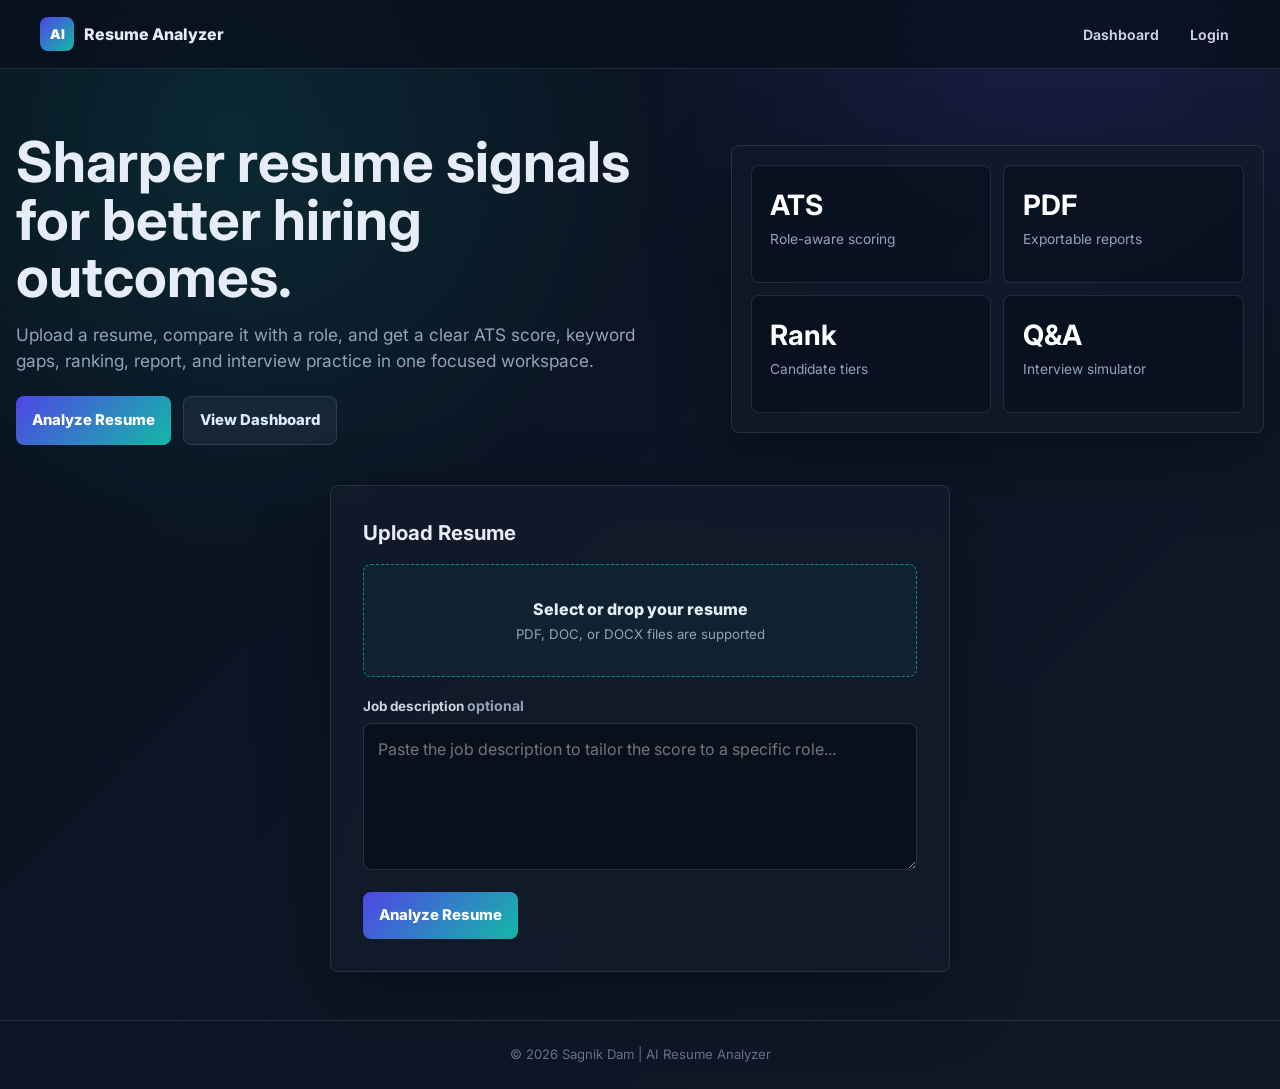
<file: frontend/index.html>
﻿<!DOCTYPE html>
<html lang="en">
<head>
  <meta charset="UTF-8"/>
  <meta name="viewport" content="width=device-width, initial-scale=1.0"/>
  <title>AI Resume Analyzer</title>
  <meta name="description" content="Analyze your resume with AI. Get ATS score, ranking, interview practice, and recommendations."/>
  <link rel="preconnect" href="https://fonts.googleapis.com">
  <link rel="preconnect" href="https://fonts.gstatic.com" crossorigin>
  <link href="https://fonts.googleapis.com/css2?family=Inter:wght@400;500;650;700;800;900&display=swap" rel="stylesheet">
  <link rel="stylesheet" href="style.css"/>
</head>
<body>
<nav class="navbar">
  <div class="brand"><span class="brand-mark">AI</span><span>Resume Analyzer</span></div>
  <div class="nav-links">
    <span id="navUser" class="nav-pill" style="display:none;"></span>
    <a href="history.html">Dashboard</a>
    <a href="login.html" id="navLogin">Login</a>
    <a href="#" id="navLogout" style="display:none;" onclick="logout()">Logout</a>
  </div>
</nav>

<section class="hero">
  <div>
    <h1>Sharper resume signals for better hiring outcomes.</h1>
    <p>Upload a resume, compare it with a role, and get a clear ATS score, keyword gaps, ranking, report, and interview practice in one focused workspace.</p>
    <div class="hero-actions">
      <a class="btn btn-primary" href="#analyzer">Analyze Resume</a>
      <a class="btn btn-secondary" href="history.html">View Dashboard</a>
    </div>
  </div>
  <div class="hero-panel" aria-label="Product highlights">
    <div class="metric-grid">
      <div class="metric"><strong>ATS</strong><span>Role-aware scoring</span></div>
      <div class="metric"><strong>PDF</strong><span>Exportable reports</span></div>
      <div class="metric"><strong>Rank</strong><span>Candidate tiers</span></div>
      <div class="metric"><strong>Q&A</strong><span>Interview simulator</span></div>
    </div>
  </div>
</section>

<main class="container" id="analyzer">
  <div class="card">
    <h2>Upload Resume</h2>

    <div id="dropZone" class="drop-zone" tabindex="0" role="button" aria-label="Upload resume">
      <p>Select or drop your resume</p>
      <span>PDF, DOC, or DOCX files are supported</span>
    </div>
    <input type="file" id="resumeInput" accept=".pdf,.doc,.docx" hidden/>

    <div class="field" style="margin-top:1.1rem;">
      <label class="form-label" for="jobDesc">Job description <span class="subtle">optional</span></label>
      <textarea id="jobDesc" rows="5" placeholder="Paste the job description to tailor the score to a specific role..."></textarea>
    </div>

    <button id="analyzeBtn" type="button">Analyze Resume</button>
    <p id="loading" class="loading" style="display:none;">Analyzing your resume...</p>
    <div id="result"></div>
  </div>
</main>

<footer>© 2026 Sagnik Dam | AI Resume Analyzer</footer>
<script src="auth.js"></script>
<script src="app.js"></script>
</body>
</html>
</file>
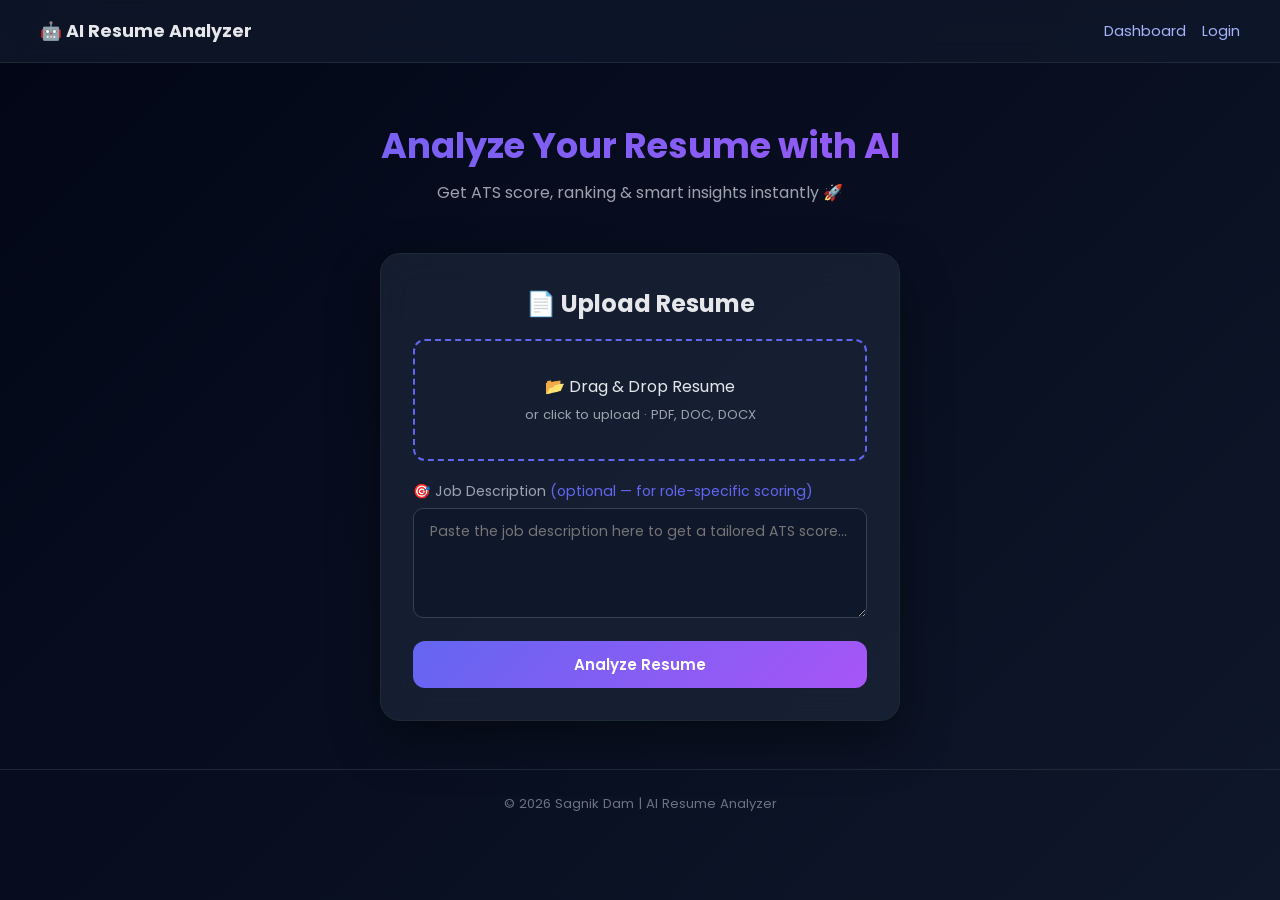
<file: frontend/frontend_backup_20260501_230155/index.html>
<!DOCTYPE html>
<html lang="en">
<head>
  <meta charset="UTF-8"/>
  <meta name="viewport" content="width=device-width, initial-scale=1.0"/>
  <title>AI Resume Analyzer</title>
  <meta name="description" content="Analyze your resume with AI. Get ATS score, ranking, and smart recommendations instantly."/>
  <link rel="stylesheet" href="style.css"/>
  <link href="https://fonts.googleapis.com/css2?family=Poppins:wght@300;500;700&display=swap" rel="stylesheet"/>
</head>
<body>

<!-- ── Navbar ─────────────────────────────────────────────────────────────── -->
<nav class="navbar">
  <h2>🤖 AI Resume Analyzer</h2>
  <div style="display:flex;align-items:center;gap:1rem;">
    <span id="navUser" style="color:#a5b4fc;display:none;"></span>
    <a href="history.html">Dashboard</a>
    <a href="login.html"   id="navLogin">Login</a>
    <a href="#"            id="navLogout" style="display:none;" onclick="logout()">Logout</a>
  </div>
</nav>

<!-- ── Hero ───────────────────────────────────────────────────────────────── -->
<section class="hero">
  <h1>Analyze Your Resume with AI</h1>
  <p>Get ATS score, ranking &amp; smart insights instantly 🚀</p>
</section>

<!-- ── Main card ──────────────────────────────────────────────────────────── -->
<main class="container">
  <div class="card" style="width:520px;max-width:100%;">

    <h2>📄 Upload Resume</h2>

    <!-- Drop zone -->
    <div id="dropZone" class="drop-zone" tabindex="0">
      <p>📂 Drag &amp; Drop Resume</p>
      <span>or click to upload · PDF, DOC, DOCX</span>
    </div>
    <input type="file" id="resumeInput" accept=".pdf,.doc,.docx" hidden/>

    <!-- Job description -->
    <div style="margin-top:1.25rem;text-align:left;">
      <label style="font-size:0.88rem;color:#9ca3af;display:block;margin-bottom:6px;">
        🎯 Job Description <span style="color:#6366f1;">(optional — for role-specific scoring)</span>
      </label>
      <textarea id="jobDesc" rows="4" placeholder="Paste the job description here to get a tailored ATS score..." style="
        width:100%; padding:0.75rem 1rem;
        background:#0f172a; border:1px solid #374151;
        border-radius:10px; color:#e5e7eb;
        font-size:0.88rem; resize:vertical;
        font-family:inherit; outline:none;
        transition:border 0.2s;
      " onfocus="this.style.borderColor='#6366f1'" onblur="this.style.borderColor='#374151'"></textarea>
    </div>

    <button id="analyzeBtn" style="margin-top:1rem;">Analyze Resume</button>

    <p id="loading" class="loading" style="display:none;">⏳ Analyzing your resume...</p>

    <div id="result"></div>
  </div>
</main>

<footer>© 2026 Sagnik Dam | AI Resume Analyzer</footer>

<script src="auth.js"></script>
<script src="app.js"></script>

</body>
</html>
</file>
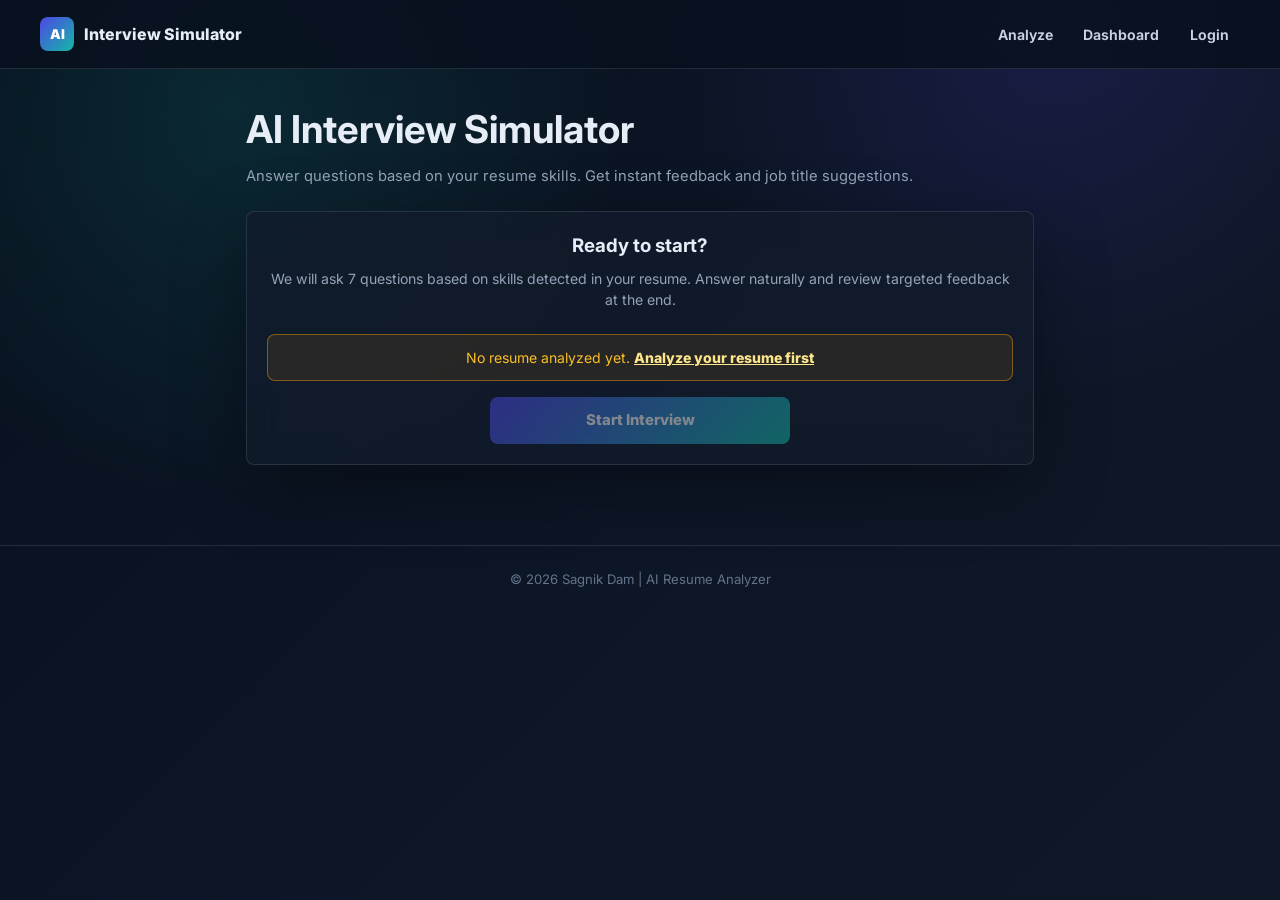
<file: frontend/interview.html>
﻿<!DOCTYPE html>
<html lang="en">
<head>
  <meta charset="UTF-8"/>
  <meta name="viewport" content="width=device-width, initial-scale=1.0"/>
  <title>Interview · AI Resume Analyzer</title>
  <link rel="preconnect" href="https://fonts.googleapis.com">
  <link rel="preconnect" href="https://fonts.gstatic.com" crossorigin>
  <link href="https://fonts.googleapis.com/css2?family=Inter:wght@400;500;650;700;800;900&display=swap" rel="stylesheet">
  <link rel="stylesheet" href="style.css"/>
</head>
<body>
<nav class="navbar">
  <div class="brand"><span class="brand-mark">AI</span><span>Interview Simulator</span></div>
  <div class="nav-links">
    <span id="navUser" class="nav-pill" style="display:none;"></span>
    <a href="index.html">Analyze</a>
    <a href="history.html">Dashboard</a>
    <a href="login.html" id="navLogin">Login</a>
    <a href="#" id="navLogout" style="display:none;" onclick="logout()">Logout</a>
  </div>
</nav>

<div class="interview-wrap">
  <div id="startPanel">
    <h1 class="page-title">AI Interview Simulator</h1>
    <p class="page-sub">Answer questions based on your resume skills. Get instant feedback and job title suggestions.</p>

    <div class="q-card" style="text-align:center;">
      <h3 style="margin-bottom:0.5rem;">Ready to start?</h3>
      <p class="subtle" style="margin-bottom:1.5rem;">We will ask 7 questions based on skills detected in your resume. Answer naturally and review targeted feedback at the end.</p>
      <div id="noResumeMsg" class="notice" style="display:none;color:#fbbf24;border-color:rgba(245,158,11,0.45);background:rgba(245,158,11,0.1);">
        No resume analyzed yet. <a href="index.html" style="color:#fde68a;font-weight:800;">Analyze your resume first</a>
      </div>
      <button id="startBtn" class="btn-primary" style="width:100%;max-width:300px;">Start Interview</button>
    </div>
  </div>

  <div id="loadingPanel" style="display:none;">
    <div class="spinner"></div>
    <p id="loadingMsg">Loading questions...</p>
  </div>

  <div id="questionsPanel" style="display:none;">
    <h1 class="page-title">Interview Questions</h1>
    <p class="page-sub" id="qSubtitle">Answer each question in your own words.</p>
    <div class="q-progress" id="qProgress"></div>
    <div id="questionArea"></div>
    <div class="q-nav">
      <button class="btn-sec" id="prevBtn" onclick="prevQ()">Previous</button>
      <button class="btn-primary" id="nextBtn" onclick="nextQ()">Next</button>
    </div>
  </div>

  <div id="resultsPanel" style="display:none;">
    <div class="results-header">
      <h1 class="page-title">Your Results</h1>
      <div class="big-score" id="bigScore">--</div>
      <div class="level-badge" id="levelBadge">--</div>
    </div>

    <div style="margin-bottom:2rem;">
      <h3 style="margin-bottom:0.5rem;">Suggested Job Titles</h3>
      <p class="subtle" style="margin-bottom:1rem;">Based on your resume skills and interview performance.</p>
      <div class="job-grid" id="jobGrid"></div>
    </div>

    <h3 style="margin-bottom:1rem;">Question Breakdown</h3>
    <div id="resultsBreakdown"></div>

    <div class="btn-row" style="margin-top:1.5rem;">
      <button class="btn-sec" onclick="retryInterview()">Retry Interview</button>
      <button class="btn-primary" onclick="window.location.href='index.html'">New Resume</button>
    </div>
  </div>
</div>

<footer>© 2026 Sagnik Dam | AI Resume Analyzer</footer>
<script src="auth.js"></script>
<script>
  updateNav();

  let questions = [];
  let answers = {};
  let currentQ = 0;
  let resumeData = null;

  const escapeHtml = value => String(value ?? "").replace(/[&<>'"]/g, ch => ({
    "&": "&amp;", "<": "&lt;", ">": "&gt;", "'": "&#39;", '"': "&quot;"
  }[ch]));

  window.onload = () => {
    resumeData = JSON.parse(sessionStorage.getItem("lastAnalysis") || "null");
    if (!resumeData || !resumeData.keywords || !resumeData.keywords.length) {
      document.getElementById("noResumeMsg").style.display = "block";
      document.getElementById("startBtn").disabled = true;
    }
  };

  document.getElementById("startBtn").onclick = () => loadQuestions();

  async function loadQuestions() {
    showPanel("loadingPanel");
    document.getElementById("loadingMsg").textContent = "Generating questions from your resume...";

    try {
      const res = await fetch(`${API}/api/interview/questions`, {
        method: "POST",
        headers: { "Content-Type": "application/json" },
        body: JSON.stringify({
          resume_id: resumeData.resume_id,
          matched_skills: resumeData.keywords || [],
        })
      });
      const data = await res.json();
      if (!res.ok) throw new Error(data.error || "Failed to load questions");

      questions = data.full || [];
      currentQ = 0;
      answers = {};
      renderQuestions();
      showPanel("questionsPanel");
    } catch (e) {
      alert("Error loading questions: " + e.message);
      showPanel("startPanel");
    }
  }

  function renderQuestions() {
    const q = questions[currentQ];
    const progress = document.getElementById("qProgress");
    progress.innerHTML = questions.map((_, i) => `
      <div class="q-dot ${i === currentQ ? "active" : answers[i] ? "answered" : ""}"></div>
    `).join("");

    document.getElementById("qSubtitle").textContent = `Question ${currentQ + 1} of ${questions.length}`;
    document.getElementById("questionArea").innerHTML = `
      <div class="q-card">
        <div class="q-meta">
          <span class="q-num">Q${currentQ + 1}</span>
          <span class="q-skill">${escapeHtml(q.skill || "general")}</span>
        </div>
        <p class="q-text">${escapeHtml(q.q)}</p>
        <textarea class="q-textarea" id="answerBox" placeholder="Type your answer here..." oninput="updateCharCount(this)">${escapeHtml(answers[currentQ] || "")}</textarea>
        <div class="char-count" id="charCount">${(answers[currentQ] || "").split(" ").filter(Boolean).length} words</div>
      </div>
    `;

    document.getElementById("prevBtn").disabled = currentQ === 0;
    const isLast = currentQ === questions.length - 1;
    document.getElementById("nextBtn").textContent = isLast ? "Submit Answers" : "Next";
    document.getElementById("nextBtn").style.background = isLast
      ? "linear-gradient(135deg,#0f766e,#14b8a6)"
      : "linear-gradient(135deg,#4f46e5,#14b8a6)";
  }

  function updateCharCount(el) {
    const words = el.value.split(" ").filter(Boolean).length;
    document.getElementById("charCount").textContent = `${words} words`;
  }

  function saveCurrentAnswer() {
    const box = document.getElementById("answerBox");
    if (box) answers[currentQ] = box.value.trim();
  }

  function nextQ() {
    saveCurrentAnswer();
    if (currentQ < questions.length - 1) {
      currentQ++;
      renderQuestions();
    } else {
      submitInterview();
    }
  }

  function prevQ() {
    saveCurrentAnswer();
    if (currentQ > 0) {
      currentQ--;
      renderQuestions();
    }
  }

  async function submitInterview() {
    const unanswered = questions.filter((_, i) => !answers[i] || !answers[i].trim());
    if (unanswered.length > 0) {
      const go = confirm(`You have ${unanswered.length} unanswered question(s). Submit anyway?`);
      if (!go) return;
    }

    showPanel("loadingPanel");
    document.getElementById("loadingMsg").textContent = "Evaluating your answers...";

    const headers = { "Content-Type": "application/json" };
    if (isLoggedIn()) headers["Authorization"] = `Bearer ${getToken()}`;

    try {
      const res = await fetch(`${API}/api/interview/submit`, {
        method: "POST",
        headers,
        body: JSON.stringify({
          resume_id: resumeData?.resume_id,
          ats_score: resumeData?.score || 0,
          matched_skills: resumeData?.keywords || [],
          questions,
          answers,
        })
      });
      const data = await res.json();
      if (!res.ok) throw new Error(data.error || "Submission failed");

      renderResults(data);
      showPanel("resultsPanel");
    } catch (e) {
      alert("Error submitting: " + e.message);
      showPanel("questionsPanel");
    }
  }

  function renderResults(data) {
    const score = Number(data.overall_score ?? 0);
    const color = score >= 70 ? "#22c55e" : score >= 45 ? "#f59e0b" : "#ef4444";
    const circle = document.getElementById("bigScore");
    circle.textContent = score;
    circle.style.color = color;
    circle.style.borderColor = color;
    document.getElementById("levelBadge").textContent = data.level || "--";

    const jobGrid = document.getElementById("jobGrid");
    const jobs = data.job_suggestions || [];
    if (jobs.length) {
      jobGrid.innerHTML = jobs.map((j, idx) => `
        <div class="job-card ${idx === 0 ? "top-pick" : ""}">
          ${idx === 0 ? '<div style="font-size:0.72rem;color:#22c55e;margin-bottom:4px;font-weight:800;">Best Match</div>' : ""}
          <div class="job-title">${escapeHtml(j.title)}</div>
          <div class="job-match-bar"><div class="job-match-fill" style="width:${Number(j.match) || 0}%"></div></div>
          <div class="job-match-pct">${escapeHtml(j.match)}% match · ${escapeHtml(j.required_found)}/${escapeHtml(j.required_total)} core skills</div>
          ${j.missing_skills?.length ? `<div class="job-missing">Learn: ${j.missing_skills.map(escapeHtml).join(", ")}</div>` : ""}
        </div>
      `).join("");
    } else {
      jobGrid.innerHTML = `<p class="subtle">Upload a resume with more skills for job suggestions.</p>`;
    }

    const breakdown = document.getElementById("resultsBreakdown");
    const results = data.results || [];
    breakdown.innerHTML = results.map(r => {
      const cls = r.score >= 70 ? "pass" : r.score >= 40 ? "warn" : "fail";
      const pill = r.score >= 70 ? "pill-pass" : r.score >= 40 ? "pill-warn" : "pill-fail";
      const yourAns = answers[r.id] || "(no answer)";
      return `
        <div class="result-q-card ${cls}">
          <div style="display:flex;align-items:center;justify-content:space-between;flex-wrap:wrap;gap:0.5rem;">
            <div>
              <span class="subtle" style="font-size:0.78rem;">Q${Number(r.id) + 1} · ${escapeHtml(r.skill)}</span>
              <p style="font-size:0.92rem;font-weight:700;margin-top:2px;">${escapeHtml(r.question)}</p>
            </div>
            <span class="result-score-pill ${pill}">${escapeHtml(r.score)}/100</span>
          </div>
          <p class="your-answer">Your answer: "${escapeHtml(yourAns.slice(0, 120))}${yourAns.length > 120 ? "..." : ""}"</p>
          <p style="font-size:0.85rem;color:#cbd5e1;margin-top:6px;">${escapeHtml(r.feedback)}</p>
          <div class="ideal-box"><strong style="color:#99f6e4;font-size:0.78rem;">IDEAL ANSWER:</strong><br/>${escapeHtml(r.ideal)}</div>
        </div>
      `;
    }).join("");
  }

  function retryInterview() {
    answers = {};
    currentQ = 0;
    showPanel("startPanel");
  }

  function showPanel(id) {
    ["startPanel", "loadingPanel", "questionsPanel", "resultsPanel"].forEach(p => {
      document.getElementById(p).style.display = p === id ? "block" : "none";
    });
  }
</script>
</body>
</html>
</file>
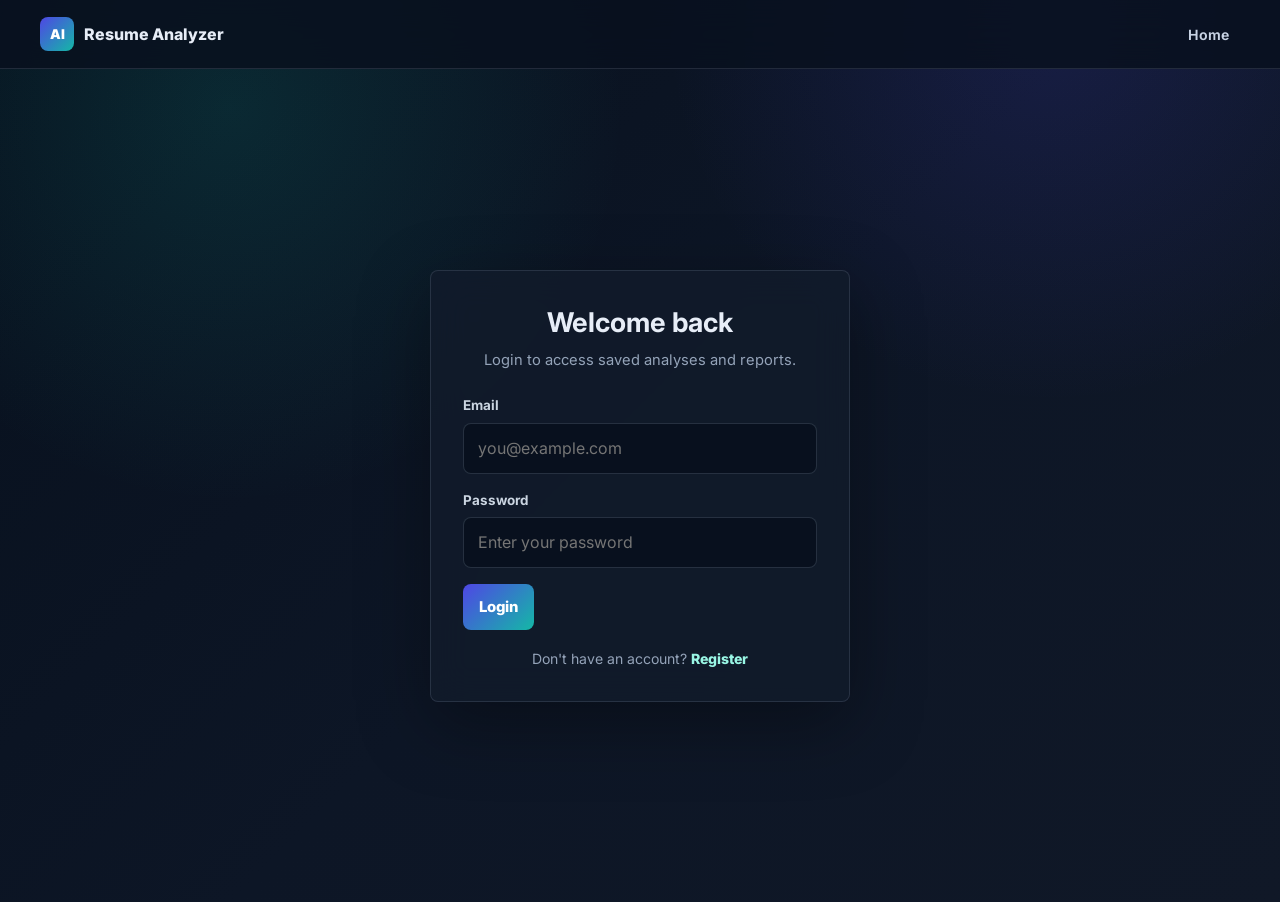
<file: frontend/login.html>
﻿<!DOCTYPE html>
<html lang="en">
<head>
  <meta charset="UTF-8"/>
  <meta name="viewport" content="width=device-width, initial-scale=1.0"/>
  <title>Login · AI Resume Analyzer</title>
  <link rel="preconnect" href="https://fonts.googleapis.com">
  <link rel="preconnect" href="https://fonts.gstatic.com" crossorigin>
  <link href="https://fonts.googleapis.com/css2?family=Inter:wght@400;500;650;700;800;900&display=swap" rel="stylesheet">
  <link rel="stylesheet" href="style.css"/>
</head>
<body>
  <nav class="navbar">
    <div class="brand"><span class="brand-mark">AI</span><span>Resume Analyzer</span></div>
    <div class="nav-links"><a href="index.html">Home</a></div>
  </nav>

  <div class="auth-wrap">
    <div class="auth-card">
      <h1>Welcome back</h1>
      <p class="sub">Login to access saved analyses and reports.</p>
      <div class="err-msg" id="errMsg"></div>

      <div class="field">
        <label for="email">Email</label>
        <input type="email" id="email" placeholder="you@example.com" autocomplete="email"/>
      </div>
      <div class="field">
        <label for="password">Password</label>
        <input type="password" id="password" placeholder="Enter your password" autocomplete="current-password"/>
      </div>

      <button id="loginBtn" type="button">Login</button>
      <div class="auth-link">Don't have an account? <a href="register.html">Register</a></div>
    </div>
  </div>

  <script src="auth.js"></script>
  <script>
    if (isLoggedIn()) window.location.href = "index.html";

    document.getElementById("loginBtn").onclick = async () => {
      const email = document.getElementById("email").value.trim();
      const password = document.getElementById("password").value.trim();
      const errMsg = document.getElementById("errMsg");
      const btn = document.getElementById("loginBtn");

      errMsg.style.display = "none";
      if (!email || !password) {
        errMsg.textContent = "Please fill in all fields.";
        errMsg.style.display = "block";
        return;
      }

      btn.disabled = true;
      btn.textContent = "Logging in...";
      try {
        const res = await fetch(`${API}/api/auth/login`, {
          method: "POST",
          headers: { "Content-Type": "application/json" },
          body: JSON.stringify({ email, password })
        });
        const data = await res.json();
        if (!res.ok) {
          errMsg.textContent = data.error || "Login failed.";
          errMsg.style.display = "block";
          return;
        }
        saveSession(data.token, data.username);
        window.location.href = "index.html";
      } catch (e) {
        errMsg.textContent = "Cannot connect to server.";
        errMsg.style.display = "block";
      } finally {
        btn.disabled = false;
        btn.textContent = "Login";
      }
    };

    document.addEventListener("keydown", e => {
      if (e.key === "Enter") document.getElementById("loginBtn").click();
    });
  </script>
</body>
</html>
</file>
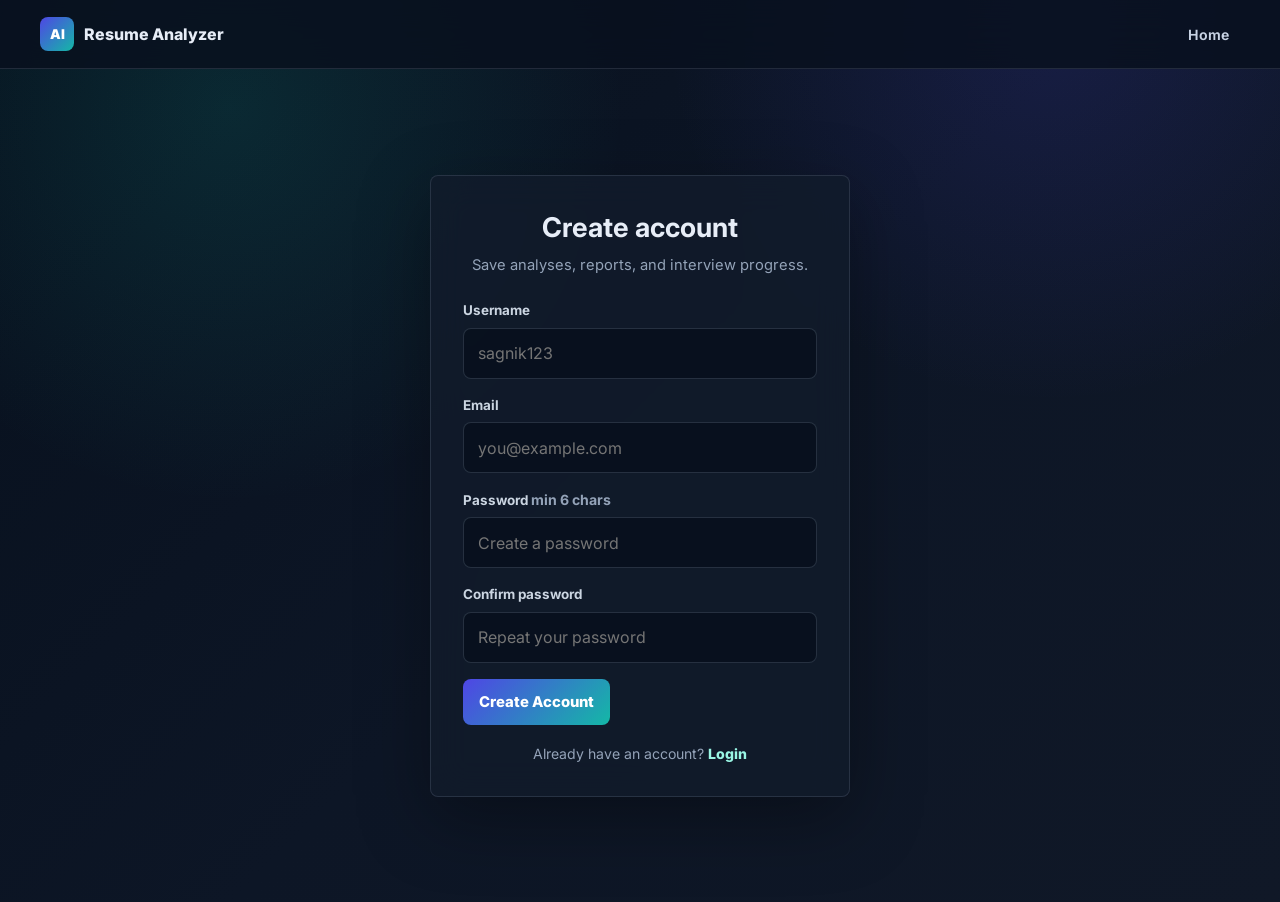
<file: frontend/register.html>
﻿<!DOCTYPE html>
<html lang="en">
<head>
  <meta charset="UTF-8"/>
  <meta name="viewport" content="width=device-width, initial-scale=1.0"/>
  <title>Register · AI Resume Analyzer</title>
  <link rel="preconnect" href="https://fonts.googleapis.com">
  <link rel="preconnect" href="https://fonts.gstatic.com" crossorigin>
  <link href="https://fonts.googleapis.com/css2?family=Inter:wght@400;500;650;700;800;900&display=swap" rel="stylesheet">
  <link rel="stylesheet" href="style.css"/>
</head>
<body>
  <nav class="navbar">
    <div class="brand"><span class="brand-mark">AI</span><span>Resume Analyzer</span></div>
    <div class="nav-links"><a href="index.html">Home</a></div>
  </nav>

  <div class="auth-wrap">
    <div class="auth-card">
      <h1>Create account</h1>
      <p class="sub">Save analyses, reports, and interview progress.</p>
      <div class="err-msg" id="errMsg"></div>
      <div class="ok-msg" id="okMsg"></div>

      <div class="field">
        <label for="username">Username</label>
        <input type="text" id="username" placeholder="sagnik123" autocomplete="username"/>
      </div>
      <div class="field">
        <label for="email">Email</label>
        <input type="email" id="email" placeholder="you@example.com" autocomplete="email"/>
      </div>
      <div class="field">
        <label for="password">Password <span class="subtle">min 6 chars</span></label>
        <input type="password" id="password" placeholder="Create a password" autocomplete="new-password"/>
      </div>
      <div class="field">
        <label for="confirm">Confirm password</label>
        <input type="password" id="confirm" placeholder="Repeat your password" autocomplete="new-password"/>
      </div>

      <button id="regBtn" type="button">Create Account</button>
      <div class="auth-link">Already have an account? <a href="login.html">Login</a></div>
    </div>
  </div>

  <script src="auth.js"></script>
  <script>
    if (isLoggedIn()) window.location.href = "index.html";

    document.getElementById("regBtn").onclick = async () => {
      const username = document.getElementById("username").value.trim();
      const email = document.getElementById("email").value.trim();
      const password = document.getElementById("password").value.trim();
      const confirm = document.getElementById("confirm").value.trim();
      const errMsg = document.getElementById("errMsg");
      const okMsg = document.getElementById("okMsg");
      const btn = document.getElementById("regBtn");

      errMsg.style.display = "none";
      okMsg.style.display = "none";

      if (!username || !email || !password || !confirm) {
        errMsg.textContent = "Please fill in all fields.";
        errMsg.style.display = "block";
        return;
      }
      if (password !== confirm) {
        errMsg.textContent = "Passwords do not match.";
        errMsg.style.display = "block";
        return;
      }
      if (password.length < 6) {
        errMsg.textContent = "Password must be at least 6 characters.";
        errMsg.style.display = "block";
        return;
      }

      btn.disabled = true;
      btn.textContent = "Creating account...";
      try {
        const res = await fetch(`${API}/api/auth/register`, {
          method: "POST",
          headers: { "Content-Type": "application/json" },
          body: JSON.stringify({ username, email, password })
        });
        const data = await res.json();
        if (!res.ok) {
          errMsg.textContent = data.error || "Registration failed.";
          errMsg.style.display = "block";
          return;
        }
        okMsg.textContent = "Account created. Redirecting to login...";
        okMsg.style.display = "block";
        setTimeout(() => window.location.href = "login.html", 1500);
      } catch (e) {
        errMsg.textContent = "Cannot connect to server.";
        errMsg.style.display = "block";
      } finally {
        btn.disabled = false;
        btn.textContent = "Create Account";
      }
    };
  </script>
</body>
</html>
</file>
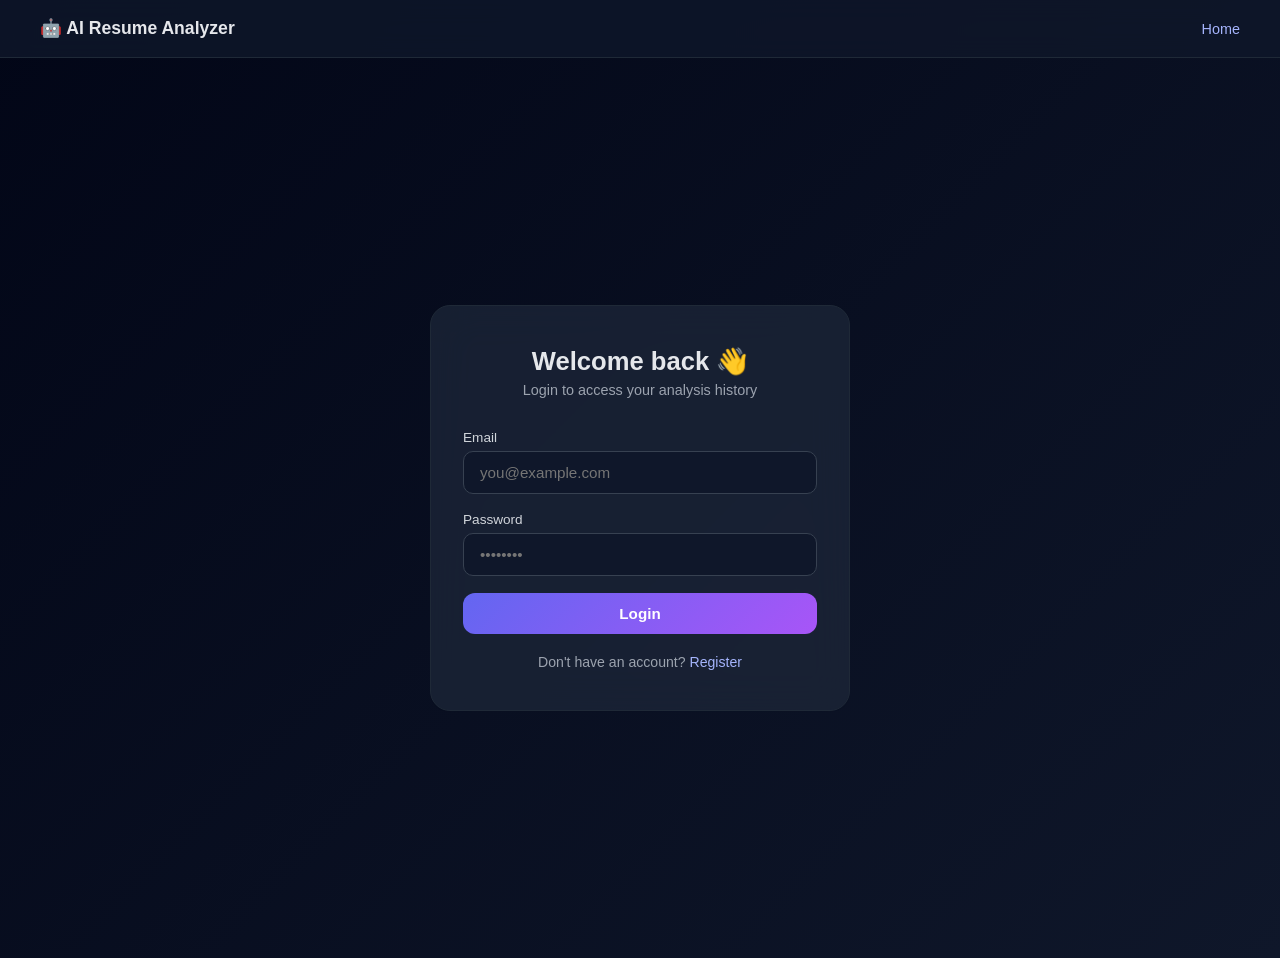
<file: frontend/frontend_backup_20260501_230155/login.html>
<!DOCTYPE html>
<html lang="en">
<head>
  <meta charset="UTF-8"/>
  <meta name="viewport" content="width=device-width, initial-scale=1.0"/>
  <title>Login · AI Resume Analyzer</title>
  <link rel="stylesheet" href="style.css"/>
  <style>
    .auth-wrap {
      min-height: 100vh;
      display: flex;
      align-items: center;
      justify-content: center;
      padding: 2rem;
    }
    .auth-card {
      background: rgba(30,41,59,0.7);
      backdrop-filter: blur(20px);
      border: 1px solid #1f2937;
      border-radius: 20px;
      padding: 2.5rem 2rem;
      width: 100%;
      max-width: 420px;
    }
    .auth-card h1 {
      font-size: 1.6rem;
      text-align: center;
      margin-bottom: 0.4rem;
    }
    .auth-card p.sub {
      text-align: center;
      color: #9ca3af;
      font-size: 0.9rem;
      margin-bottom: 2rem;
    }
    .field { margin-bottom: 1.1rem; }
    .field label {
      display: block;
      font-size: 0.85rem;
      color: #d1d5db;
      margin-bottom: 6px;
    }
    .field input {
      width: 100%;
      padding: 0.75rem 1rem;
      background: #0f172a;
      border: 1px solid #374151;
      border-radius: 10px;
      color: #e5e7eb;
      font-size: 0.95rem;
      outline: none;
      transition: border 0.2s;
    }
    .field input:focus { border-color: #6366f1; }
    .err-msg {
      background: rgba(239,68,68,0.12);
      border: 1px solid #ef4444;
      color: #ef4444;
      padding: 10px 14px;
      border-radius: 8px;
      font-size: 0.88rem;
      margin-bottom: 1rem;
      display: none;
    }
    .auth-link {
      text-align: center;
      margin-top: 1.25rem;
      font-size: 0.88rem;
      color: #9ca3af;
    }
    .auth-link a { color: #a5b4fc; text-decoration: none; }
    .auth-link a:hover { text-decoration: underline; }
  </style>
</head>
<body>
  <nav class="navbar">
    <h2>🤖 AI Resume Analyzer</h2>
    <a href="index.html">Home</a>
  </nav>

  <div class="auth-wrap">
    <div class="auth-card">
      <h1>Welcome back 👋</h1>
      <p class="sub">Login to access your analysis history</p>

      <div class="err-msg" id="errMsg"></div>

      <div class="field">
        <label>Email</label>
        <input type="email" id="email" placeholder="you@example.com"/>
      </div>
      <div class="field">
        <label>Password</label>
        <input type="password" id="password" placeholder="••••••••"/>
      </div>

      <button id="loginBtn">Login</button>

      <div class="auth-link">
        Don't have an account? <a href="register.html">Register</a>
      </div>
    </div>
  </div>

  <script src="auth.js"></script>
  <script>
    // Redirect if already logged in
    if (isLoggedIn()) window.location.href = "index.html";

    document.getElementById("loginBtn").onclick = async () => {
      const email    = document.getElementById("email").value.trim();
      const password = document.getElementById("password").value.trim();
      const errMsg   = document.getElementById("errMsg");
      const btn      = document.getElementById("loginBtn");

      errMsg.style.display = "none";

      if (!email || !password) {
        errMsg.textContent   = "Please fill in all fields.";
        errMsg.style.display = "block";
        return;
      }

      btn.disabled    = true;
      btn.textContent = "Logging in...";

      try {
        const res  = await fetch(`${API}/api/auth/login`, {
          method: "POST",
          headers: { "Content-Type": "application/json" },
          body: JSON.stringify({ email, password })
        });
        const data = await res.json();

        if (!res.ok) {
          errMsg.textContent   = data.error || "Login failed.";
          errMsg.style.display = "block";
          return;
        }

        saveSession(data.token, data.username);
        window.location.href = "index.html";

      } catch (e) {
        errMsg.textContent   = "Cannot connect to server.";
        errMsg.style.display = "block";
      } finally {
        btn.disabled    = false;
        btn.textContent = "Login";
      }
    };

    // Allow Enter key
    document.addEventListener("keydown", e => {
      if (e.key === "Enter") document.getElementById("loginBtn").click();
    });
  </script>
</body>
</html>
</file>
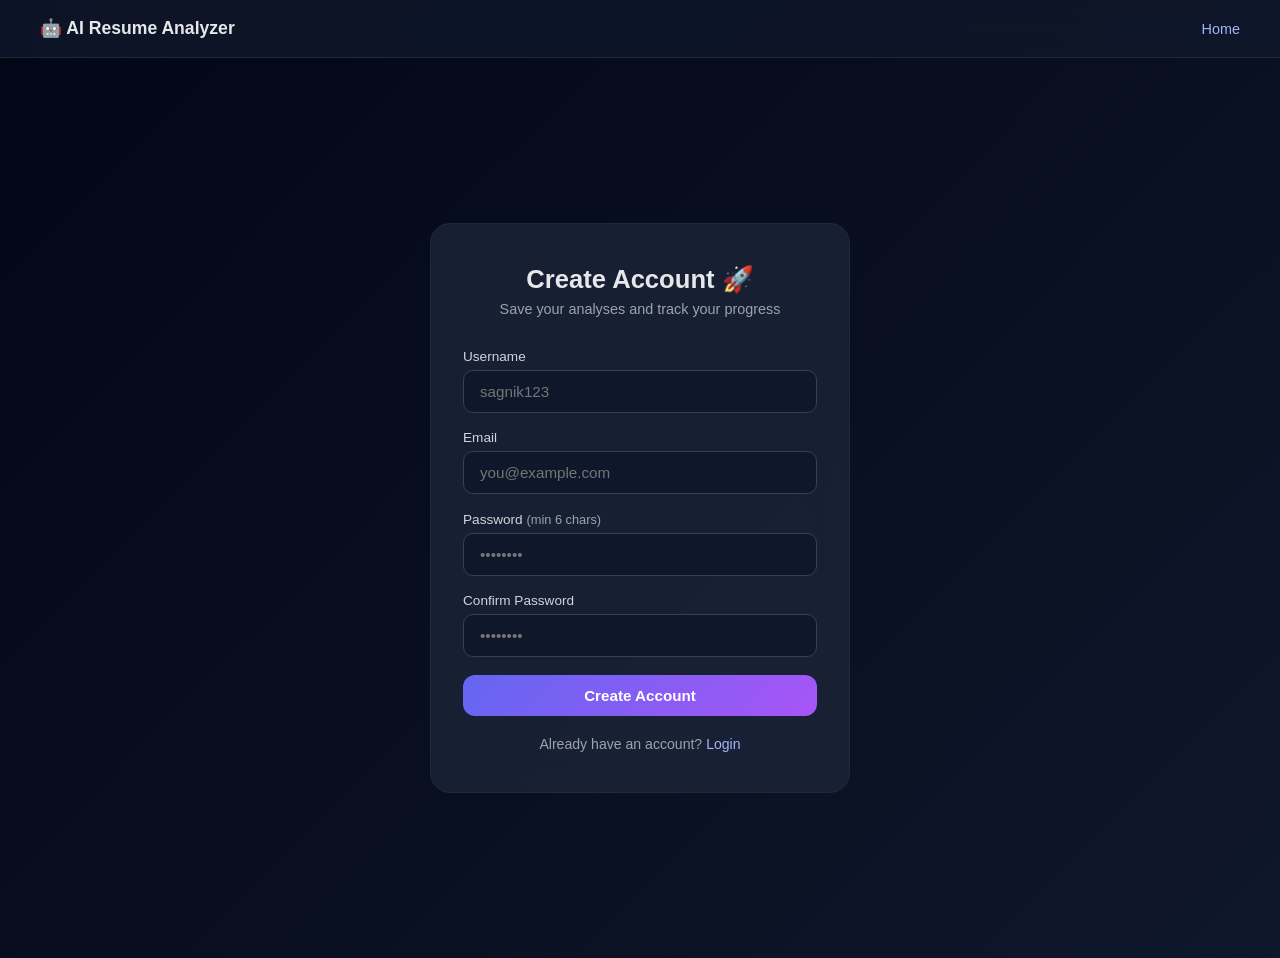
<file: frontend/frontend_backup_20260501_230155/register.html>
<!DOCTYPE html>
<html lang="en">
<head>
  <meta charset="UTF-8"/>
  <meta name="viewport" content="width=device-width, initial-scale=1.0"/>
  <title>Register · AI Resume Analyzer</title>
  <link rel="stylesheet" href="style.css"/>
  <style>
    .auth-wrap {
      min-height: 100vh;
      display: flex;
      align-items: center;
      justify-content: center;
      padding: 2rem;
    }
    .auth-card {
      background: rgba(30,41,59,0.7);
      backdrop-filter: blur(20px);
      border: 1px solid #1f2937;
      border-radius: 20px;
      padding: 2.5rem 2rem;
      width: 100%;
      max-width: 420px;
    }
    .auth-card h1 { font-size:1.6rem; text-align:center; margin-bottom:0.4rem; }
    .auth-card p.sub { text-align:center; color:#9ca3af; font-size:0.9rem; margin-bottom:2rem; }
    .field { margin-bottom: 1.1rem; }
    .field label { display:block; font-size:0.85rem; color:#d1d5db; margin-bottom:6px; }
    .field input {
      width:100%; padding:0.75rem 1rem;
      background:#0f172a; border:1px solid #374151;
      border-radius:10px; color:#e5e7eb;
      font-size:0.95rem; outline:none; transition:border 0.2s;
    }
    .field input:focus { border-color: #6366f1; }
    .err-msg {
      background:rgba(239,68,68,0.12); border:1px solid #ef4444;
      color:#ef4444; padding:10px 14px; border-radius:8px;
      font-size:0.88rem; margin-bottom:1rem; display:none;
    }
    .ok-msg {
      background:rgba(34,197,94,0.12); border:1px solid #22c55e;
      color:#22c55e; padding:10px 14px; border-radius:8px;
      font-size:0.88rem; margin-bottom:1rem; display:none;
    }
    .auth-link { text-align:center; margin-top:1.25rem; font-size:0.88rem; color:#9ca3af; }
    .auth-link a { color:#a5b4fc; text-decoration:none; }
    .auth-link a:hover { text-decoration:underline; }
  </style>
</head>
<body>
  <nav class="navbar">
    <h2>🤖 AI Resume Analyzer</h2>
    <a href="index.html">Home</a>
  </nav>

  <div class="auth-wrap">
    <div class="auth-card">
      <h1>Create Account 🚀</h1>
      <p class="sub">Save your analyses and track your progress</p>

      <div class="err-msg" id="errMsg"></div>
      <div class="ok-msg"  id="okMsg"></div>

      <div class="field">
        <label>Username</label>
        <input type="text" id="username" placeholder="sagnik123"/>
      </div>
      <div class="field">
        <label>Email</label>
        <input type="email" id="email" placeholder="you@example.com"/>
      </div>
      <div class="field">
        <label>Password <span style="color:#9ca3af;font-size:0.8rem;">(min 6 chars)</span></label>
        <input type="password" id="password" placeholder="••••••••"/>
      </div>
      <div class="field">
        <label>Confirm Password</label>
        <input type="password" id="confirm" placeholder="••••••••"/>
      </div>

      <button id="regBtn">Create Account</button>

      <div class="auth-link">
        Already have an account? <a href="login.html">Login</a>
      </div>
    </div>
  </div>

  <script src="auth.js"></script>
  <script>
    if (isLoggedIn()) window.location.href = "index.html";

    document.getElementById("regBtn").onclick = async () => {
      const username = document.getElementById("username").value.trim();
      const email    = document.getElementById("email").value.trim();
      const password = document.getElementById("password").value.trim();
      const confirm  = document.getElementById("confirm").value.trim();
      const errMsg   = document.getElementById("errMsg");
      const okMsg    = document.getElementById("okMsg");
      const btn      = document.getElementById("regBtn");

      errMsg.style.display = "none";
      okMsg.style.display  = "none";

      if (!username || !email || !password || !confirm) {
        errMsg.textContent   = "Please fill in all fields.";
        errMsg.style.display = "block"; return;
      }
      if (password !== confirm) {
        errMsg.textContent   = "Passwords do not match.";
        errMsg.style.display = "block"; return;
      }
      if (password.length < 6) {
        errMsg.textContent   = "Password must be at least 6 characters.";
        errMsg.style.display = "block"; return;
      }

      btn.disabled    = true;
      btn.textContent = "Creating account...";

      try {
        const res  = await fetch(`${API}/api/auth/register`, {
          method: "POST",
          headers: { "Content-Type": "application/json" },
          body: JSON.stringify({ username, email, password })
        });
        const data = await res.json();

        if (!res.ok) {
          errMsg.textContent   = data.error || "Registration failed.";
          errMsg.style.display = "block"; return;
        }

        okMsg.textContent  = "Account created! Redirecting to login...";
        okMsg.style.display = "block";
        setTimeout(() => window.location.href = "login.html", 1500);

      } catch (e) {
        errMsg.textContent   = "Cannot connect to server.";
        errMsg.style.display = "block";
      } finally {
        btn.disabled    = false;
        btn.textContent = "Create Account";
      }
    };
  </script>
</body>
</html>
</file>
<file: frontend/style.css>
/* Base */
*, *::before, *::after { box-sizing: border-box; margin: 0; padding: 0; }
:root {
  --bg: #09111f;
  --bg-soft: #101927;
  --surface: rgba(18, 28, 43, 0.82);
  --surface-strong: rgba(22, 34, 52, 0.94);
  --line: rgba(148, 163, 184, 0.18);
  --text: #e7edf7;
  --muted: #94a3b8;
  --muted-2: #64748b;
  --brand: #4f46e5;
  --brand-2: #14b8a6;
  --brand-soft: rgba(79, 70, 229, 0.14);
  --success: #22c55e;
  --warning: #f59e0b;
  --danger: #ef4444;
  --radius: 8px;
  --shadow: 0 22px 70px rgba(0, 0, 0, 0.34);
}
html { scroll-behavior: smooth; }
body {
  font-family: Inter, Poppins, system-ui, -apple-system, BlinkMacSystemFont, "Segoe UI", sans-serif;
  background:
    radial-gradient(circle at 18% 12%, rgba(20,184,166,0.14), transparent 30%),
    radial-gradient(circle at 82% 2%, rgba(79,70,229,0.16), transparent 28%),
    linear-gradient(135deg, #07101d 0%, #0d1626 52%, #101827 100%);
  color: var(--text);
  min-height: 100vh;
  line-height: 1.5;
}
a { color: inherit; }
button, input, textarea { font: inherit; }

/* Navigation */
.navbar {
  display: flex;
  justify-content: space-between;
  align-items: center;
  gap: 1rem;
  padding: 16px clamp(1rem, 4vw, 2.5rem);
  background: rgba(9, 17, 31, 0.86);
  backdrop-filter: blur(16px);
  border-bottom: 1px solid var(--line);
  position: sticky;
  top: 0;
  z-index: 100;
}
.brand, .navbar h2 {
  display: flex;
  align-items: center;
  gap: 0.65rem;
  font-size: 1rem;
  font-weight: 800;
  letter-spacing: 0;
  white-space: nowrap;
}
.brand-mark {
  width: 34px;
  height: 34px;
  display: inline-grid;
  place-items: center;
  border-radius: 8px;
  background: linear-gradient(135deg, var(--brand), var(--brand-2));
  color: #fff;
  font-size: 0.84rem;
  font-weight: 900;
}
.nav-links {
  display: flex;
  align-items: center;
  gap: 0.5rem;
  flex-wrap: wrap;
  justify-content: flex-end;
}
.navbar a, .nav-link {
  color: #c8d3e4;
  text-decoration: none;
  font-size: 0.88rem;
  font-weight: 650;
  padding: 0.48rem 0.7rem;
  border-radius: 8px;
  transition: background 0.2s, color 0.2s, border-color 0.2s;
}
.navbar a:hover, .nav-link:hover { background: rgba(148,163,184,0.1); color: #fff; }
.nav-pill {
  color: #b8c7ff;
  background: var(--brand-soft);
  border: 1px solid rgba(79,70,229,0.24);
  border-radius: 999px;
  padding: 0.42rem 0.72rem;
  font-size: 0.82rem;
  font-weight: 700;
}

/* Layout */
.hero {
  max-width: 1280px;
  margin: 0 auto;
  padding: clamp(2.25rem, 5vw, 4rem) 1rem 1rem;
  display: grid;
  grid-template-columns: minmax(520px, 1fr) minmax(380px, 0.82fr);
  gap: clamp(2rem, 5vw, 4.5rem);
  align-items: center;
}
.hero h1 {
  max-width: 720px;
  font-size: clamp(2.6rem, 4.4vw, 5.4rem);
  line-height: 1.02;
  letter-spacing: 0;
  margin-bottom: 1rem;
}
.hero p { color: var(--muted); max-width: 700px; font-size: 1.08rem; }
.hero-actions { display: flex; gap: 0.75rem; flex-wrap: wrap; margin-top: 1.4rem; }
.hero-panel {
  background: rgba(16, 25, 39, 0.72);
  border: 1px solid var(--line);
  border-radius: var(--radius);
  padding: 1.2rem;
  box-shadow: var(--shadow);
}
.metric-grid { display: grid; grid-template-columns: repeat(2, 1fr); gap: 0.75rem; }
.metric {
  min-height: 118px;
  padding: 1.15rem;
  border-radius: var(--radius);
  background: rgba(7, 16, 29, 0.68);
  border: 1px solid var(--line);
}
.metric strong { display: block; font-size: 1.75rem; color: #fff; }
.metric span { color: var(--muted); font-size: 0.86rem; }
.container { display: flex; justify-content: center; padding: 1.5rem 1rem 3rem; }
.page-shell { max-width: 1120px; width: 100%; margin: 0 auto; padding: 2rem 1rem 4rem; }
.page-heading { margin-bottom: 1.5rem; }
.page-heading h1 { font-size: clamp(2rem, 4vw, 3rem); line-height: 1.1; }
.page-heading p { color: var(--muted); margin-top: 0.4rem; font-size: 1.02rem; }

/* Surfaces */
.card, .auth-card, .panel, .q-card, .chart-box {
  background: var(--surface);
  backdrop-filter: blur(18px);
  border: 1px solid var(--line);
  border-radius: var(--radius);
  box-shadow: var(--shadow);
}
.card { width: min(620px, 100%); padding: clamp(1.25rem, 4vw, 2rem); text-align: left; }
.card h2 { margin-bottom: 1rem; font-size: 1.28rem; }
.section-title { font-size: 0.92rem; font-weight: 800; margin-bottom: 0.65rem; color: #dce6f5; }
.subtle { color: var(--muted); font-size: 0.88rem; }

/* Forms */
.field { margin-bottom: 1rem; }
.field label, .form-label {
  display: block;
  font-size: 0.84rem;
  color: #cbd5e1;
  margin-bottom: 0.45rem;
  font-weight: 700;
}
input, textarea {
  width: 100%;
  padding: 0.78rem 0.9rem;
  background: rgba(7, 16, 29, 0.78);
  border: 1px solid rgba(148,163,184,0.22);
  border-radius: var(--radius);
  color: var(--text);
  outline: none;
  resize: vertical;
  transition: border-color 0.2s, box-shadow 0.2s, background 0.2s;
}
input:focus, textarea:focus {
  border-color: rgba(20,184,166,0.75);
  box-shadow: 0 0 0 3px rgba(20,184,166,0.12);
  background: rgba(7, 16, 29, 0.96);
}

/* Buttons */
button, .btn {
  min-height: 44px;
  padding: 0.76rem 1rem;
  border: none;
  border-radius: var(--radius);
  cursor: pointer;
  font-weight: 800;
  font-size: 0.93rem;
  font-family: inherit;
  transition: transform 0.15s, filter 0.2s, background 0.2s, border-color 0.2s;
  text-decoration: none;
  display: inline-flex;
  align-items: center;
  justify-content: center;
  gap: 0.45rem;
}
button:hover:not(:disabled), .btn:hover { transform: translateY(-1px); filter: brightness(1.04); }
button:disabled { opacity: 0.48; cursor: not-allowed; transform: none; }
.btn-primary, button:not(.btn-sec):not(.dl-btn) { color: #fff; background: linear-gradient(135deg, var(--brand), var(--brand-2)); }
.btn-sec, .btn-secondary {
  color: #dbeafe;
  background: rgba(148,163,184,0.09);
  border: 1px solid var(--line);
}
.btn-row { display: flex; gap: 0.75rem; flex-wrap: wrap; }
.btn-row > * { flex: 1; }

/* Upload and results */
.drop-zone {
  border: 1.5px dashed rgba(20,184,166,0.7);
  background: rgba(20,184,166,0.06);
  padding: 2rem 1rem;
  border-radius: var(--radius);
  cursor: pointer;
  transition: background 0.25s, border-color 0.25s, transform 0.15s;
  text-align: center;
}
.drop-zone p { font-size: 1rem; font-weight: 800; }
.drop-zone span { font-size: 0.83rem; color: var(--muted); display: block; margin-top: 0.2rem; }
.drop-zone:hover, .drop-zone.dragover { background: rgba(79,70,229,0.1); border-color: var(--brand); transform: translateY(-1px); }
.loading { margin-top: 1rem; color: #99f6e4; font-size: 0.9rem; animation: pulse 1.5s ease-in-out infinite; }
@keyframes pulse { 0%,100%{opacity:1} 50%{opacity:0.45} }
.progress-bar { width: 100%; height: 10px; background: rgba(148,163,184,0.14); border-radius: 999px; margin: 10px 0; overflow: hidden; }
.progress-fill { height: 100%; border-radius: 999px; transition: width 0.8s ease; }
.score-ring { width: 124px; height: 124px; border-radius: 50%; border: 4px solid var(--brand-2); display: flex; flex-direction: column; align-items: center; justify-content: center; margin: 0 auto 0.85rem; }
.score-ring strong { font-size: 2rem; }
.score-ring span { color: var(--muted); font-size: 0.75rem; }
.chip-list { display: flex; flex-wrap: wrap; gap: 0.45rem; }
.chip { border-radius: 999px; padding: 0.26rem 0.72rem; font-size: 0.8rem; border: 1px solid var(--line); background: rgba(148,163,184,0.08); }
.chip.good { color: var(--success); border-color: rgba(34,197,94,0.45); background: rgba(34,197,94,0.1); }
.chip.bad { color: #fca5a5; border-color: rgba(239,68,68,0.45); background: rgba(239,68,68,0.1); }
.result-block { margin-top: 1rem; }
.result-block ul { padding-left: 1.1rem; color: #d7e0ec; font-size: 0.9rem; line-height: 1.8; }
.job-suggestion { background: rgba(7,16,29,0.62); border: 1px solid var(--line); border-radius: var(--radius); padding: 0.75rem 0.85rem; }

/* Auth */
.auth-wrap { min-height: calc(100vh - 67px); display: flex; align-items: center; justify-content: center; padding: 2rem 1rem; }
.auth-card { width: min(420px, 100%); padding: clamp(1.4rem, 5vw, 2rem); }
.auth-card h1 { font-size: 1.7rem; text-align: center; margin-bottom: 0.35rem; }
.auth-card p.sub { text-align: center; color: var(--muted); font-size: 0.92rem; margin-bottom: 1.5rem; }
.err-msg, .ok-msg, .notice {
  padding: 0.75rem 0.85rem;
  border-radius: var(--radius);
  font-size: 0.88rem;
  margin-bottom: 1rem;
  display: none;
}
.err-msg { background: rgba(239,68,68,0.12); border: 1px solid rgba(239,68,68,0.5); color: #fca5a5; }
.ok-msg { background: rgba(34,197,94,0.12); border: 1px solid rgba(34,197,94,0.5); color: #86efac; }
.notice { background: var(--brand-soft); border: 1px solid rgba(79,70,229,0.35); color: #c7d2fe; display: block; }
.auth-link { text-align: center; margin-top: 1.1rem; font-size: 0.88rem; color: var(--muted); }
.auth-link a { color: #99f6e4; text-decoration: none; font-weight: 800; }
.auth-link a:hover { text-decoration: underline; }

/* Dashboard */
.stats-row { display: grid; grid-template-columns: repeat(3, minmax(0, 1fr)); gap: 0.85rem; margin-bottom: 1.25rem; }
.stat-card, .history-item, .chart-box { background: rgba(16,25,39,0.72); border: 1px solid var(--line); border-radius: var(--radius); }
.stat-card { padding: 1rem; }
.stat-card .val { font-size: 1.8rem; font-weight: 900; color: #99f6e4; }
.stat-card .lbl { font-size: 0.78rem; color: var(--muted); margin-top: 2px; }
.history-item { display: flex; align-items: center; gap: 1rem; padding: 1rem; margin-bottom: 0.75rem; flex-wrap: wrap; }
.h-score { width: 58px; height: 58px; border-radius: 50%; display: grid; place-items: center; font-weight: 900; font-size: 1rem; flex-shrink: 0; border: 2px solid var(--line); }
.h-score.hi { border-color: var(--success); color: var(--success); }
.h-score.mi { border-color: var(--warning); color: var(--warning); }
.h-score.lo { border-color: var(--danger); color: #fca5a5; }
.h-info { flex: 1; min-width: 160px; }
.h-info h4 { font-size: 0.96rem; margin-bottom: 2px; }
.h-info p { color: var(--muted); font-size: 0.8rem; }
.h-actions { display: flex; gap: 0.5rem; flex-wrap: wrap; }
.dl-btn { min-height: 38px; padding: 0.45rem 0.75rem; background: rgba(20,184,166,0.13); border: 1px solid rgba(20,184,166,0.45); color: #99f6e4; }
.rank-badge { font-size: 0.75rem; background: var(--brand-soft); border: 1px solid rgba(79,70,229,0.35); color: #c7d2fe; padding: 0.16rem 0.55rem; border-radius: 999px; }
.empty { text-align: center; color: var(--muted); padding: 3rem 0; font-size: 0.95rem; }
.chart-box { margin-top: 1.5rem; padding: 1.2rem; }
.chart-box h3 { margin-bottom: 1rem; font-size: 1rem; }
.dashboard-shell { max-width: 1320px; }
.dashboard-heading {
  display: flex;
  justify-content: space-between;
  align-items: flex-end;
  gap: 1rem;
}
.dashboard-cta { flex: 0 0 auto; }
.dashboard-grid {
  display: grid;
  grid-template-columns: minmax(0, 1fr) 360px;
  gap: 1rem;
  align-items: start;
}
.dashboard-main,
.dashboard-side {
  min-width: 0;
}
.dashboard-side {
  display: flex;
  flex-direction: column;
  gap: 1rem;
}
.dashboard-panel {
  background: rgba(16,25,39,0.72);
  border: 1px solid var(--line);
  border-radius: var(--radius);
  padding: 1rem;
}
.stats-row-advanced { grid-template-columns: repeat(5, minmax(0, 1fr)); }
.panel-heading {
  display: flex;
  align-items: flex-start;
  justify-content: space-between;
  gap: 1rem;
  margin-bottom: 1rem;
}
.panel-heading h2 {
  font-size: 1rem;
  line-height: 1.2;
}
.panel-heading p {
  color: var(--muted);
  font-size: 0.82rem;
  margin-top: 0.2rem;
}
.controls-panel {
  display: grid;
  grid-template-columns: minmax(220px, 1fr) 160px 170px;
  gap: 0.85rem;
  margin-bottom: 1rem;
}
.control-field label {
  display: block;
  color: var(--muted);
  font-size: 0.75rem;
  font-weight: 800;
  margin-bottom: 0.35rem;
  text-transform: uppercase;
}
.control-field select {
  width: 100%;
  min-height: 44px;
  color: var(--text);
  background: rgba(7,16,29,0.78);
  border: 1px solid rgba(148,163,184,0.22);
  border-radius: var(--radius);
  padding: 0.74rem 0.85rem;
  outline: none;
}
.control-field select:focus {
  border-color: rgba(20,184,166,0.75);
  box-shadow: 0 0 0 3px rgba(20,184,166,0.12);
}
.history-item-rich {
  align-items: stretch;
  display: grid;
  grid-template-columns: 58px minmax(0, 1fr) 160px;
}
.history-title-row {
  display: flex;
  align-items: center;
  gap: 0.5rem;
  flex-wrap: wrap;
}
.history-keywords {
  display: flex;
  flex-wrap: wrap;
  gap: 0.35rem;
  margin-top: 0.65rem;
}
.history-keywords .chip {
  font-size: 0.72rem;
  padding: 0.16rem 0.5rem;
}
.history-score-meta {
  display: flex;
  flex-direction: column;
  justify-content: center;
  gap: 0.65rem;
  min-width: 0;
}
.mini-bar {
  width: 100%;
  height: 8px;
  background: rgba(148,163,184,0.16);
  border-radius: 999px;
  overflow: hidden;
}
.mini-bar div {
  height: 100%;
  border-radius: 999px;
}
.mini-bar .good { background: var(--success); }
.mini-bar .warn { background: var(--warning); }
.mini-bar .bad { background: var(--danger); }
.insight-stack {
  display: flex;
  flex-direction: column;
  gap: 0.7rem;
}
.insight-card {
  background: rgba(7,16,29,0.62);
  border: 1px solid var(--line);
  border-radius: var(--radius);
  padding: 0.85rem;
}
.insight-card span {
  color: var(--muted);
  display: block;
  font-size: 0.74rem;
  font-weight: 800;
  text-transform: uppercase;
}
.insight-card strong {
  display: block;
  margin-top: 0.25rem;
  overflow: hidden;
  text-overflow: ellipsis;
  white-space: nowrap;
}
.insight-card p {
  color: var(--muted);
  font-size: 0.82rem;
  margin-top: 0.18rem;
}
.score-band {
  margin-top: 0.85rem;
}
.score-band-top {
  display: flex;
  justify-content: space-between;
  color: #cbd5e1;
  font-size: 0.84rem;
  margin-bottom: 0.35rem;
}
.empty.compact {
  padding: 1rem 0;
}

/* Interview */
.interview-wrap { max-width: 820px; margin: 0 auto; padding: 2rem 1rem 4rem; }
.page-title { font-size: clamp(1.8rem, 4vw, 2.4rem); margin-bottom: 0.35rem; }
.page-sub { color: var(--muted); margin-bottom: 1.5rem; font-size: 0.92rem; }
.q-progress { display: flex; gap: 6px; margin-bottom: 1.25rem; flex-wrap: wrap; }
.q-dot { width: 34px; height: 6px; border-radius: 999px; background: rgba(148,163,184,0.18); }
.q-dot.active { background: var(--brand); }
.q-dot.answered { background: var(--brand-2); }
.q-card { padding: 1.25rem; margin-bottom: 1rem; }
.q-meta { display: flex; align-items: center; gap: 0.5rem; margin-bottom: 0.8rem; }
.q-num, .q-skill { border-radius: 999px; padding: 0.16rem 0.58rem; font-size: 0.76rem; font-weight: 800; }
.q-num { background: var(--brand-soft); border: 1px solid rgba(79,70,229,0.35); color: #c7d2fe; }
.q-skill { background: rgba(20,184,166,0.1); border: 1px solid rgba(20,184,166,0.35); color: #99f6e4; text-transform: capitalize; }
.q-text { font-size: 1rem; font-weight: 650; margin-bottom: 1rem; color: #e2e8f0; }
.q-textarea { min-height: 110px; }
.char-count { font-size: 0.75rem; color: var(--muted-2); text-align: right; margin-top: 0.3rem; }
.q-nav { display: flex; gap: 0.75rem; margin-top: 1rem; }
.results-header { text-align: center; margin-bottom: 1.5rem; }
.big-score { width: 130px; height: 130px; border-radius: 50%; display: flex; align-items: center; justify-content: center; margin: 0 auto 1rem; border: 4px solid var(--brand); font-size: 2.2rem; font-weight: 900; }
.level-badge { display: inline-block; padding: 0.42rem 1rem; background: var(--brand-soft); border: 1px solid rgba(79,70,229,0.35); color: #c7d2fe; border-radius: 999px; font-weight: 800; margin-bottom: 1.2rem; }
.result-q-card, .job-card { background: rgba(7,16,29,0.62); border: 1px solid var(--line); border-radius: var(--radius); padding: 1rem; margin-bottom: 0.8rem; }
.result-q-card.pass { border-left: 3px solid var(--success); }
.result-q-card.warn { border-left: 3px solid var(--warning); }
.result-q-card.fail { border-left: 3px solid var(--danger); }
.result-score-pill { display: inline-block; padding: 0.16rem 0.55rem; border-radius: 999px; font-size: 0.78rem; font-weight: 900; }
.pill-pass { background: rgba(34,197,94,0.14); color: var(--success); }
.pill-warn { background: rgba(245,158,11,0.14); color: var(--warning); }
.pill-fail { background: rgba(239,68,68,0.14); color: #fca5a5; }
.ideal-box { margin-top: 0.8rem; padding: 0.75rem 0.85rem; background: var(--brand-soft); border-left: 2px solid var(--brand); border-radius: var(--radius); font-size: 0.86rem; color: #cbd5e1; }
.your-answer { margin-top: 0.6rem; font-size: 0.85rem; color: var(--muted); font-style: italic; }
.job-grid { display: grid; grid-template-columns: repeat(2, minmax(0, 1fr)); gap: 0.85rem; margin-top: 1rem; }
.job-card.top-pick { border-color: rgba(34,197,94,0.7); background: rgba(34,197,94,0.06); }
.job-title { font-size: 0.95rem; font-weight: 800; margin-bottom: 0.45rem; }
.job-match-bar { height: 7px; background: rgba(148,163,184,0.15); border-radius: 999px; margin-bottom: 0.45rem; overflow: hidden; }
.job-match-fill { height: 100%; background: linear-gradient(90deg, var(--brand), var(--brand-2)); border-radius: 999px; }
.job-match-pct { font-size: 0.78rem; color: var(--muted); }
.job-missing { font-size: 0.76rem; color: #fbbf24; margin-top: 0.3rem; }
#loadingPanel { text-align: center; padding: 3rem 1rem; color: var(--muted); }
.spinner { width: 42px; height: 42px; border: 3px solid rgba(148,163,184,0.18); border-top-color: var(--brand-2); border-radius: 50%; animation: spin 0.8s linear infinite; margin: 0 auto 1rem; }
@keyframes spin { to { transform: rotate(360deg); } }

footer { text-align: center; padding: 1.5rem; color: var(--muted-2); font-size: 0.82rem; border-top: 1px solid var(--line); }

@media (min-width: 1500px) {
  .navbar { padding-left: 2.75rem; padding-right: 2.75rem; }
  .hero { max-width: 1440px; padding-top: 4.5rem; }
  .container { padding-top: 1.25rem; }
  .page-shell { max-width: 1220px; padding-top: 2.75rem; }
  .dashboard-shell { max-width: 1440px; }
  .card { width: min(780px, 100%); }
  .chart-box canvas { min-height: 360px; }
}

@media (max-width: 760px) {
  .navbar { align-items: flex-start; flex-direction: column; }
  .nav-links { justify-content: flex-start; }
  .hero { grid-template-columns: 1fr; padding-top: 2rem; }
  .hero-panel { order: -1; }
  .stats-row, .stats-row-advanced, .job-grid, .dashboard-grid, .controls-panel, .history-item-rich { grid-template-columns: 1fr; }
  .dashboard-heading { align-items: stretch; flex-direction: column; }
  .dashboard-cta { width: 100%; }
  .history-score-meta { align-items: stretch; }
  .q-nav, .btn-row { flex-direction: column; }
  .metric-grid { grid-template-columns: 1fr 1fr; }
}
@media (max-width: 420px) {
  .metric-grid { grid-template-columns: 1fr; }
  .card, .auth-card, .q-card { padding: 1rem; }
}
</file>
<file: frontend/frontend_backup_20260501_230155/style.css>
/* ── Reset ────────────────────────────────────────────────────────────── */
*, *::before, *::after { box-sizing: border-box; margin: 0; padding: 0; }

body {
  font-family: 'Poppins', sans-serif;
  background: linear-gradient(135deg, #020617, #0f172a);
  color: #e5e7eb;
  min-height: 100vh;
}

/* ── Navbar ───────────────────────────────────────────────────────────── */
.navbar {
  display: flex;
  justify-content: space-between;
  align-items: center;
  padding: 18px 40px;
  background: rgba(15, 23, 42, 0.85);
  backdrop-filter: blur(12px);
  border-bottom: 1px solid #1f2937;
  position: sticky;
  top: 0;
  z-index: 100;
}
.navbar h2 { font-size: 1.1rem; }
.navbar a {
  color: #a5b4fc;
  text-decoration: none;
  font-size: 0.9rem;
  transition: color 0.2s;
}
.navbar a:hover { color: #6366f1; }

/* ── Hero ─────────────────────────────────────────────────────────────── */
.hero {
  text-align: center;
  padding: 3.5rem 1rem 1rem;
}
.hero h1 {
  font-size: 2.2rem;
  background: linear-gradient(135deg, #6366f1, #a855f7);
  -webkit-background-clip: text;
  -webkit-text-fill-color: transparent;
  background-clip: text;
  margin-bottom: 0.5rem;
}
.hero p { color: #9ca3af; }

/* ── Container ────────────────────────────────────────────────────────── */
.container {
  display: flex;
  justify-content: center;
  padding: 2rem 1rem 3rem;
}

/* ── Card ─────────────────────────────────────────────────────────────── */
.card {
  background: rgba(30, 41, 59, 0.65);
  backdrop-filter: blur(20px);
  padding: 2rem;
  border-radius: 20px;
  width: 440px;
  max-width: 100%;
  text-align: center;
  border: 1px solid #1f2937;
  box-shadow: 0 20px 50px rgba(0,0,0,0.4);
}
.card h2 { margin-bottom: 1.1rem; }

/* ── Button ───────────────────────────────────────────────────────────── */
button {
  padding: 12px 20px;
  width: 100%;
  background: linear-gradient(135deg, #6366f1, #a855f7);
  border: none;
  color: white;
  border-radius: 12px;
  cursor: pointer;
  font-weight: 600;
  font-size: 0.95rem;
  transition: opacity 0.2s, transform 0.15s;
  font-family: inherit;
}
button:hover:not(:disabled) {
  opacity: 0.9;
  transform: translateY(-1px);
}
button:disabled { opacity: 0.45; cursor: not-allowed; }

/* ── Drop zone ────────────────────────────────────────────────────────── */
.drop-zone {
  border: 2px dashed #6366f1;
  padding: 2rem 1rem;
  border-radius: 12px;
  cursor: pointer;
  transition: background 0.25s, border-color 0.25s;
  line-height: 1.7;
}
.drop-zone p    { font-size: 1rem; }
.drop-zone span { font-size: 0.82rem; color: #9ca3af; }
.drop-zone:hover, .drop-zone.dragover {
  background: rgba(99,102,241,0.08);
  border-color: #a855f7;
}

/* ── Loading ──────────────────────────────────────────────────────────── */
.loading {
  margin-top: 1rem;
  color: #a5b4fc;
  font-size: 0.9rem;
  animation: pulse 1.5s ease-in-out infinite;
}
@keyframes pulse { 0%,100%{opacity:1} 50%{opacity:0.4} }

/* ── Progress bar ─────────────────────────────────────────────────────── */
.progress-bar {
  width: 100%;
  height: 10px;
  background: #1e293b;
  border-radius: 10px;
  margin: 10px 0;
  overflow: hidden;
}
.progress-fill {
  height: 100%;
  border-radius: 10px;
  transition: width 0.8s ease;
}

/* ── Footer ───────────────────────────────────────────────────────────── */
footer {
  text-align: center;
  padding: 1.5rem;
  color: #6b7280;
  font-size: 0.82rem;
  border-top: 1px solid #1f2937;
}
</file>
